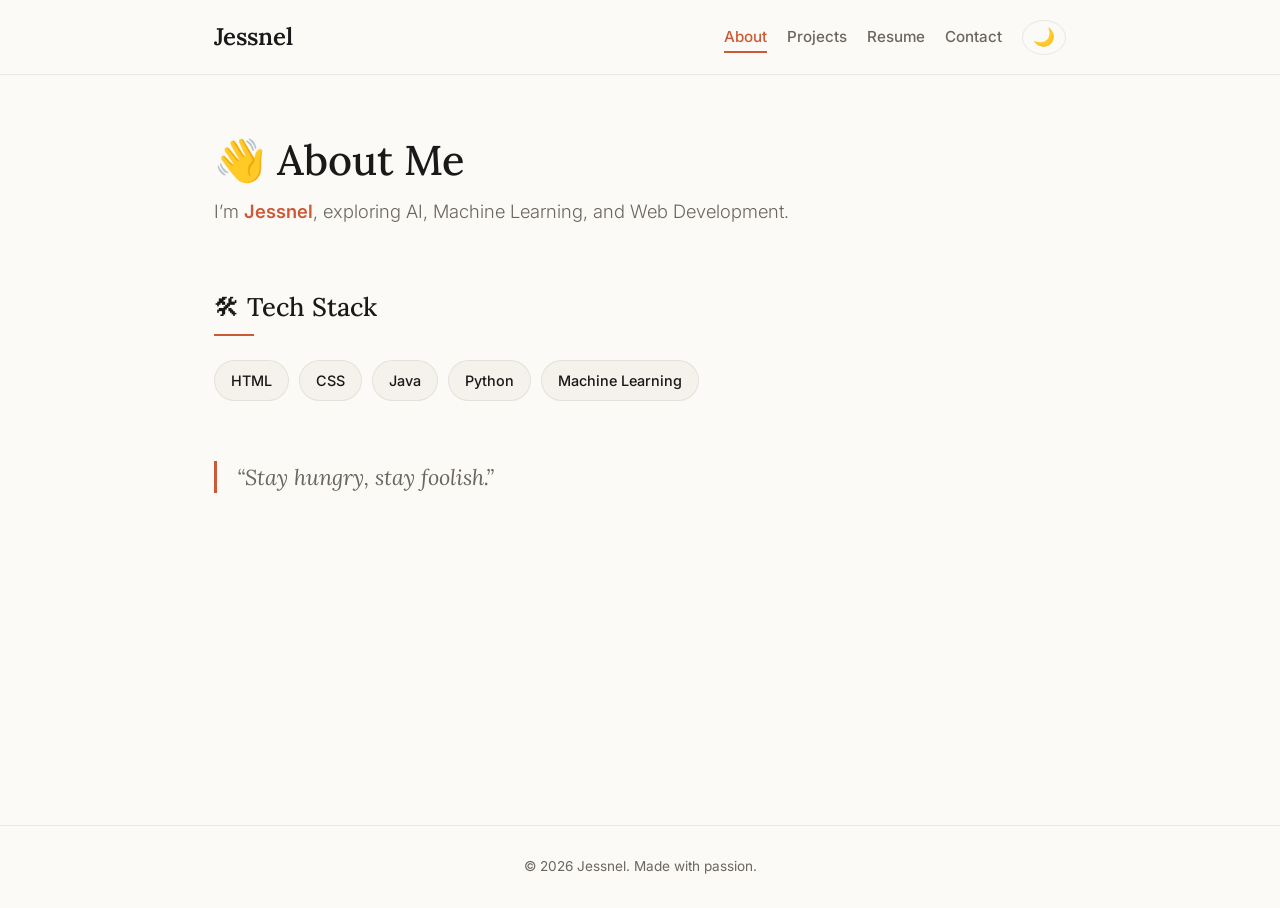
<file: index.html>
<!DOCTYPE html>
<html lang="en">

<head>
    <meta charset="UTF-8">
    <title>Jessnel | Portfolio</title>
    <meta name="viewport" content="width=device-width, initial-scale=1.0">
    <link rel="stylesheet" href="css/style.css">
</head>

<body>
    <header class="site-header">
        <div class="header-container">
            <a href="index.html" class="logo">Jessnel</a>
            <nav class="nav-menu">
                <a href="index.html" class="nav-link active">About</a>
                <a href="projects.html" class="nav-link">Projects</a>
                <a href="resume.html" class="nav-link">Resume</a>
                <a href="contact.html" class="nav-link">Contact</a>
                <button id="themeToggle" class="theme-toggle" aria-label="Toggle Theme">🌙</button>
            </nav>
        </div>
    </header>

    <main class="container fade-in">
        <section class="hero-section">
            <h1 class="page-title">👋 About Me</h1>
            <p class="lead-text">I’m <strong>Jessnel</strong>, exploring AI, Machine Learning, and Web Development.</p>
        </section>

        <section class="stack-section">
            <h2 class="section-title">🛠 Tech Stack</h2>
            <div class="skills">
                <span>HTML</span>
                <span>CSS</span>
                <span>Java</span>
                <span>Python</span>
                <span>Machine Learning</span>
            </div>
        </section>

        <section class="quote-section">
            <blockquote class="styled-quote">
                “Stay hungry, stay foolish.”
            </blockquote>
        </section>
    </main>

    <footer class="site-footer">
        <p>© 2026 Jessnel. Made with passion.</p>
    </footer>
    <script src="js/main.js"></script>
</body>

</html>
</file>
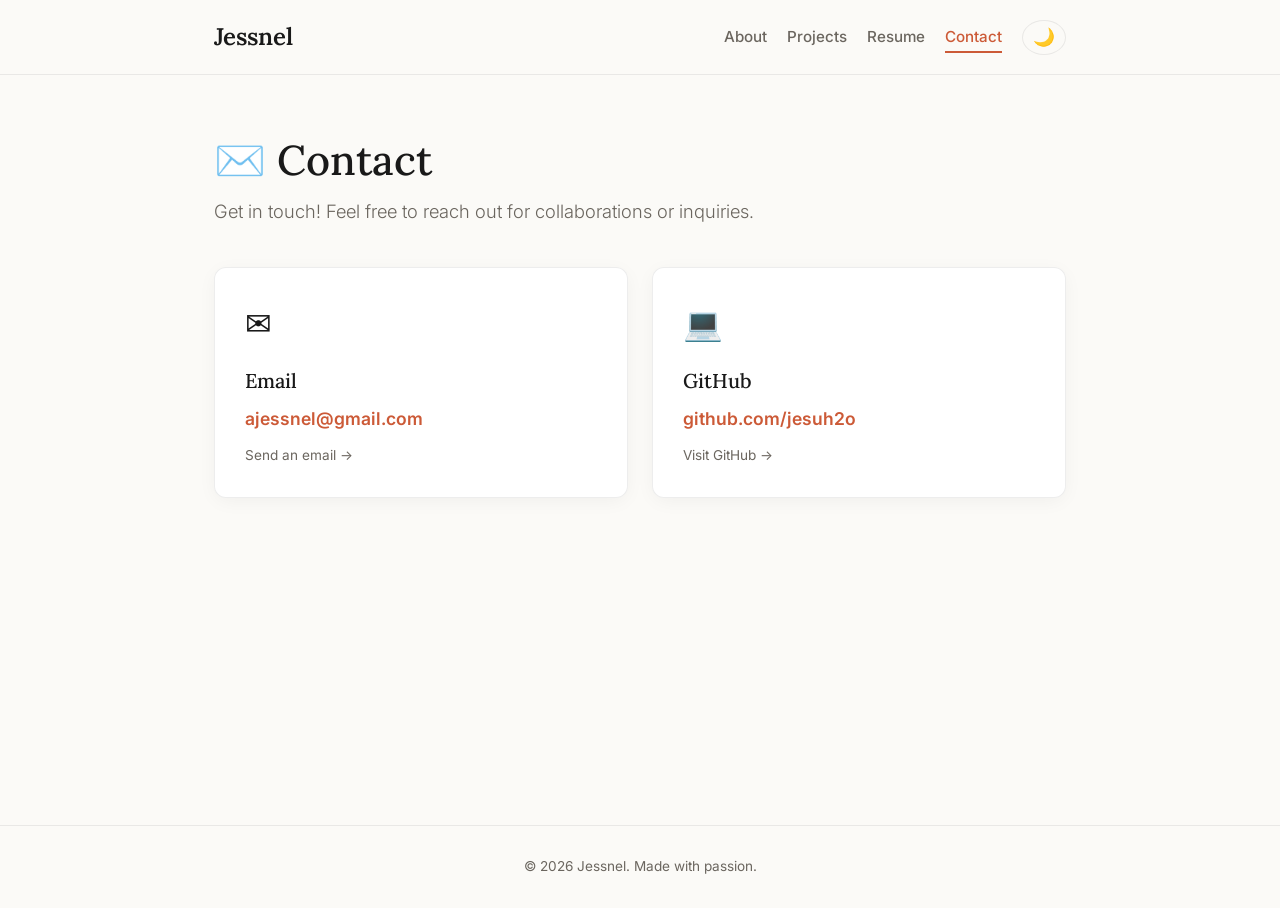
<file: contact.html>
<!DOCTYPE html>
<html lang="en">

<head>
    <meta charset="UTF-8">
    <title>Contact | Jessnel</title>
    <meta name="viewport" content="width=device-width, initial-scale=1.0">
    <link rel="stylesheet" href="css/style.css">
</head>

<body>
    <header class="site-header">
        <div class="header-container">
            <a href="index.html" class="logo">Jessnel</a>
            <nav class="nav-menu">
                <a href="index.html" class="nav-link">About</a>
                <a href="projects.html" class="nav-link">Projects</a>
                <a href="resume.html" class="nav-link">Resume</a>
                <a href="contact.html" class="nav-link active">Contact</a>
                <button id="themeToggle" class="theme-toggle" aria-label="Toggle Theme">🌙</button>
            </nav>
        </div>
    </header>

    <main class="container fade-in">
        <h1 class="page-title">✉️ Contact</h1>
        <p class="lead-text">Get in touch! Feel free to reach out for collaborations or inquiries.</p>

        <div class="contact-grid">
            <a href="mailto:ajessnel@gmail.com" class="card contact-card">
                <div class="card-icon">✉️</div>
                <h3 class="card-title">Email</h3>
                <p class="card-value">ajessnel@gmail.com</p>
                <span class="card-link-hint">Send an email &rarr;</span>
            </a>

            <a href="https://github.com/jesuh2o" target="_blank" rel="noopener noreferrer" class="card contact-card">
                <div class="card-icon">💻</div>
                <h3 class="card-title">GitHub</h3>
                <p class="card-value">github.com/jesuh2o</p>
                <span class="card-link-hint">Visit GitHub &rarr;</span>
            </a>
        </div>
    </main>

    <footer class="site-footer">
        <p>© 2026 Jessnel. Made with passion.</p>
    </footer>
    <script src="js/main.js"></script>
</body>

</html>
</file>
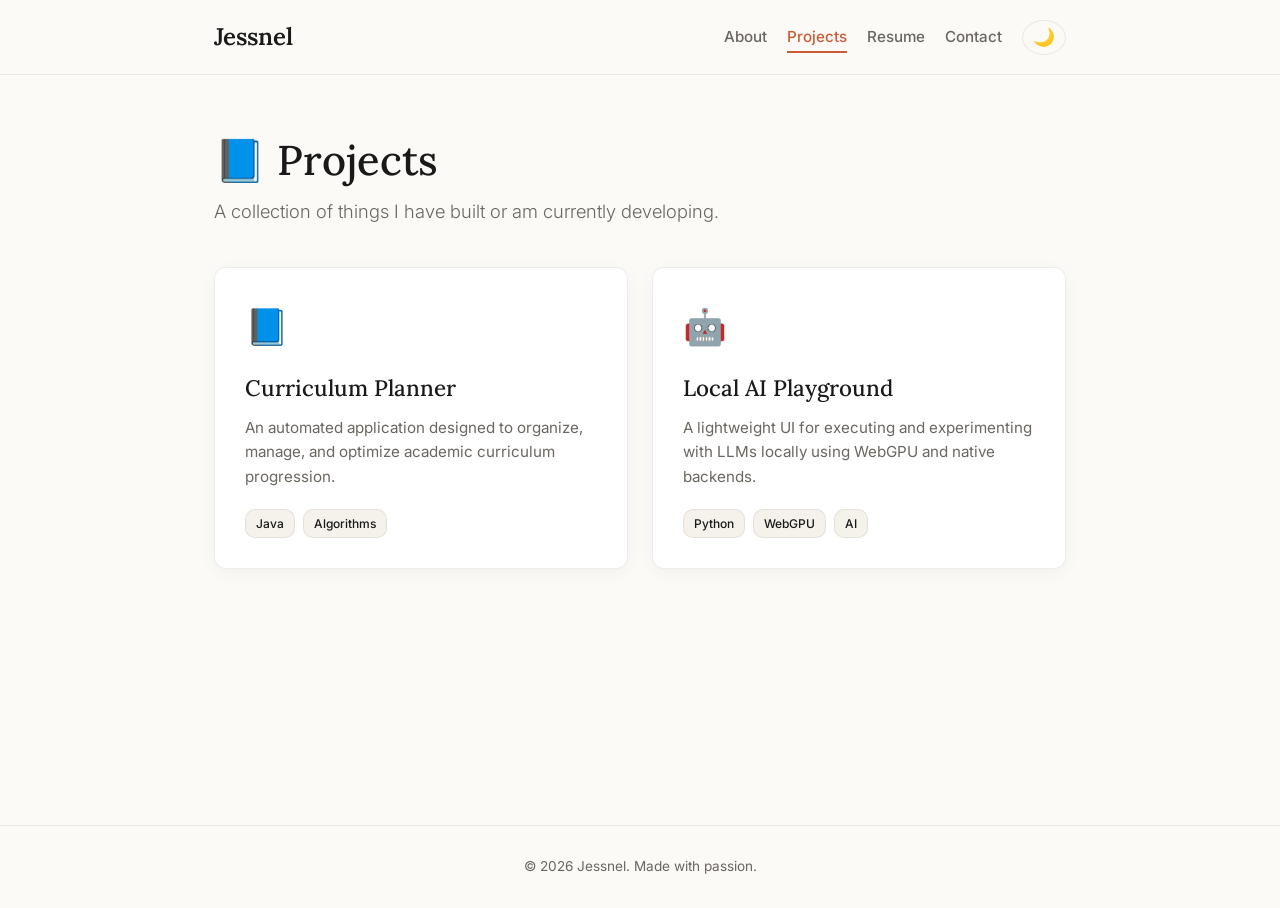
<file: projects.html>
<!DOCTYPE html>
<html lang="en">

<head>
    <meta charset="UTF-8">
    <title>Projects | Jessnel</title>
    <meta name="viewport" content="width=device-width, initial-scale=1.0">
    <link rel="stylesheet" href="css/style.css">
</head>

<body>
    <header class="site-header">
        <div class="header-container">
            <a href="index.html" class="logo">Jessnel</a>
            <nav class="nav-menu">
                <a href="index.html" class="nav-link">About</a>
                <a href="projects.html" class="nav-link active">Projects</a>
                <a href="resume.html" class="nav-link">Resume</a>
                <a href="contact.html" class="nav-link">Contact</a>
                <button id="themeToggle" class="theme-toggle" aria-label="Toggle Theme">🌙</button>
            </nav>
        </div>
    </header>

    <main class="container fade-in">
        <h1 class="page-title">📘 Projects</h1>
        <p class="lead-text">A collection of things I have built or am currently developing.</p>

        <div class="projects-grid">
            <div class="card project-card">
                <div class="card-icon">📘</div>
                <h3 class="card-title">Curriculum Planner</h3>
                <p class="card-description">An automated application designed to organize, manage, and optimize academic curriculum progression.</p>
                <div class="card-tags">
                    <span>Java</span>
                    <span>Algorithms</span>
                </div>
            </div>

            <div class="card project-card">
                <div class="card-icon">🤖</div>
                <h3 class="card-title">Local AI Playground</h3>
                <p class="card-description">A lightweight UI for executing and experimenting with LLMs locally using WebGPU and native backends.</p>
                <div class="card-tags">
                    <span>Python</span>
                    <span>WebGPU</span>
                    <span>AI</span>
                </div>
            </div>
        </div>
    </main>

    <footer class="site-footer">
        <p>© 2026 Jessnel. Made with passion.</p>
    </footer>
    <script src="js/main.js"></script>
</body>

</html>
</file>
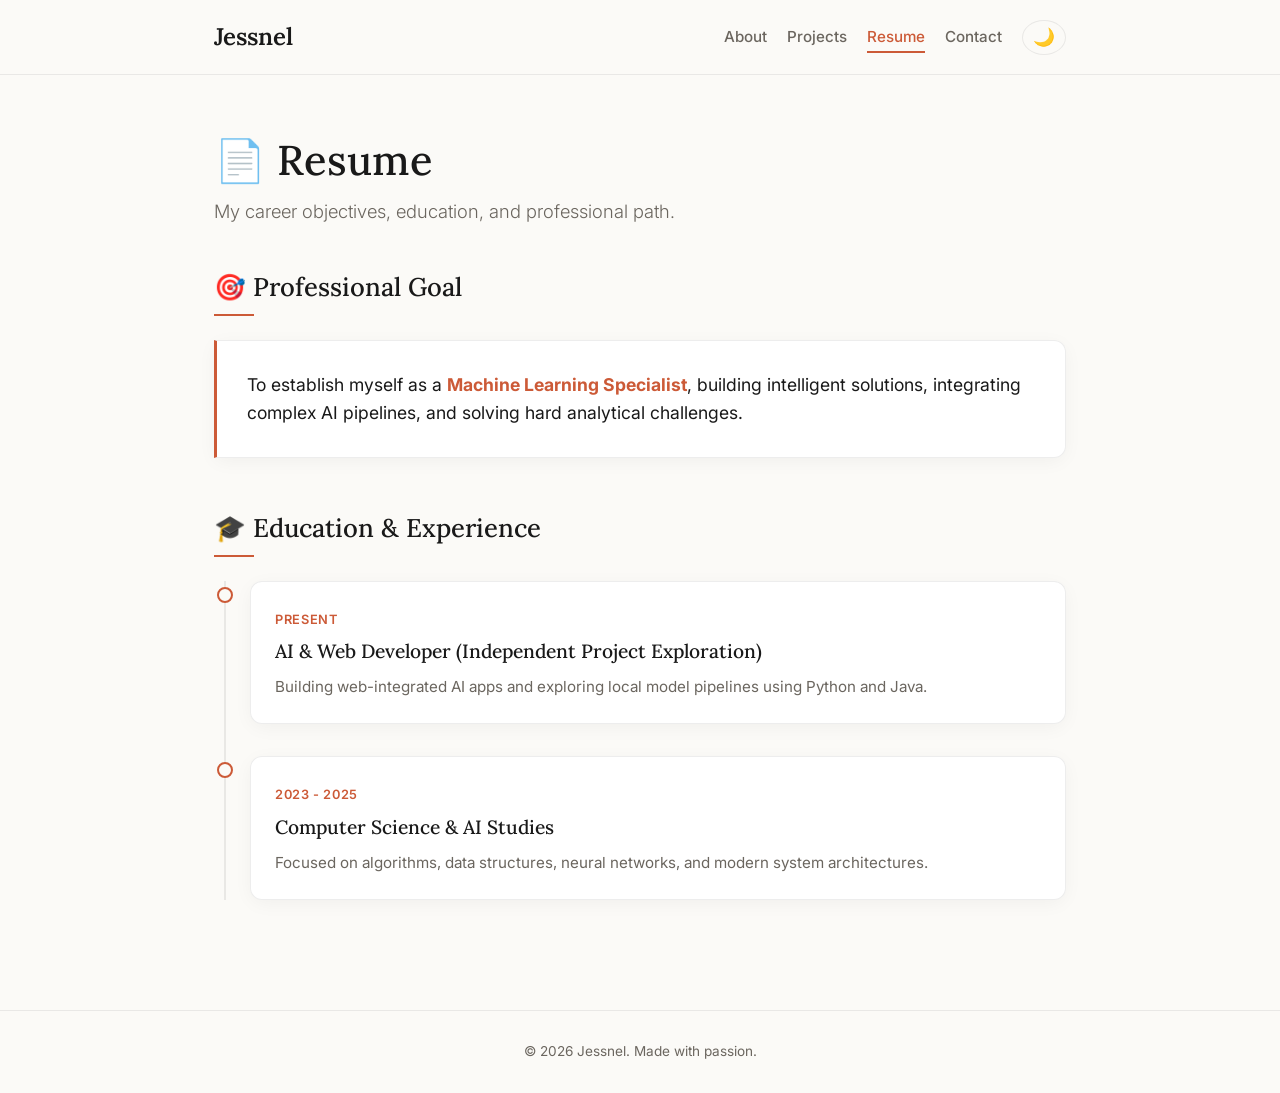
<file: resume.html>
<!DOCTYPE html>
<html lang="en">

<head>
    <meta charset="UTF-8">
    <title>Resume | Jessnel</title>
    <meta name="viewport" content="width=device-width, initial-scale=1.0">
    <link rel="stylesheet" href="css/style.css">
</head>

<body>
    <header class="site-header">
        <div class="header-container">
            <a href="index.html" class="logo">Jessnel</a>
            <nav class="nav-menu">
                <a href="index.html" class="nav-link">About</a>
                <a href="projects.html" class="nav-link">Projects</a>
                <a href="resume.html" class="nav-link active">Resume</a>
                <a href="contact.html" class="nav-link">Contact</a>
                <button id="themeToggle" class="theme-toggle" aria-label="Toggle Theme">🌙</button>
            </nav>
        </div>
    </header>

    <main class="container fade-in">
        <h1 class="page-title">📄 Resume</h1>
        <p class="lead-text">My career objectives, education, and professional path.</p>

        <section class="resume-section">
            <h2 class="section-title">🎯 Professional Goal</h2>
            <div class="card focus-card">
                <p>To establish myself as a <strong>Machine Learning Specialist</strong>, building intelligent solutions, integrating complex AI pipelines, and solving hard analytical challenges.</p>
            </div>
        </section>

        <section class="resume-section">
            <h2 class="section-title">🎓 Education & Experience</h2>
            <div class="timeline">
                <div class="timeline-item">
                    <div class="timeline-marker"></div>
                    <div class="timeline-content">
                        <span class="timeline-date">Present</span>
                        <h3 class="timeline-title">AI & Web Developer (Independent Project Exploration)</h3>
                        <p class="timeline-text">Building web-integrated AI apps and exploring local model pipelines using Python and Java.</p>
                    </div>
                </div>

                <div class="timeline-item">
                    <div class="timeline-marker"></div>
                    <div class="timeline-content">
                        <span class="timeline-date">2023 - 2025</span>
                        <h3 class="timeline-title">Computer Science & AI Studies</h3>
                        <p class="timeline-text">Focused on algorithms, data structures, neural networks, and modern system architectures.</p>
                    </div>
                </div>
            </div>
        </section>
    </main>

    <footer class="site-footer">
        <p>© 2026 Jessnel. Made with passion.</p>
    </footer>
    <script src="js/main.js"></script>
</body>

</html>
</file>
<file: css/style.css>
@import url('https://fonts.googleapis.com/css2?family=Inter:wght@300;400;500;600;700&family=Lora:ital,wght@0,400;0,500;0,600;1,400&display=swap');

:root {
    /* Warm Anthropic-inspired Light Palette */
    --bg: #fbfaf7;
    --bg-accent: #f5f2eb;
    --card: #ffffff;
    --text: #191919;
    --text-muted: #6b665f;
    --accent: #cc5a37; /* Terracotta */
    --accent-hover: #b84e2e;
    --border: rgba(25, 25, 25, 0.08);
    --border-hover: rgba(25, 25, 25, 0.16);
    --shadow: 0 4px 20px -2px rgba(25, 25, 25, 0.05);
    --shadow-hover: 0 10px 30px -4px rgba(25, 25, 25, 0.08);
    --font-heading: 'Lora', Georgia, serif;
    --font-body: 'Inter', system-ui, -apple-system, BlinkMacSystemFont, "Segoe UI", Roboto, sans-serif;
    --transition: all 0.3s cubic-bezier(0.4, 0, 0.2, 1);
}

:root.dark {
    /* Rich Dark Charcoal Palette */
    --bg: #141414;
    --bg-accent: #1e1e1e;
    --card: #1b1b1b;
    --text: #eaeae0;
    --text-muted: #a3a39e;
    --accent: #f08562; /* Soft Coral */
    --accent-hover: #fca587;
    --border: rgba(234, 234, 224, 0.08);
    --border-hover: rgba(234, 234, 224, 0.16);
    --shadow: 0 4px 20px -2px rgba(0, 0, 0, 0.4);
    --shadow-hover: 0 10px 30px -4px rgba(0, 0, 0, 0.6);
}

* {
    box-sizing: border-box;
    margin: 0;
    padding: 0;
}

body {
    background-color: var(--bg);
    color: var(--text);
    font-family: var(--font-body);
    line-height: 1.6;
    transition: var(--transition);
    overflow-x: hidden;
}

/* Site Header & Navigation */
.site-header {
    background-color: var(--bg);
    border-bottom: 1px solid var(--border);
    position: sticky;
    top: 0;
    z-index: 100;
    transition: var(--transition);
}

.header-container {
    max-width: 900px;
    margin: 0 auto;
    padding: 18px 24px;
    display: flex;
    justify-content: space-between;
    align-items: center;
}

.logo {
    font-family: var(--font-heading);
    font-size: 1.5rem;
    font-weight: 600;
    color: var(--text);
    text-decoration: none;
    transition: var(--transition);
}

.logo:hover {
    color: var(--accent);
}

.nav-menu {
    display: flex;
    align-items: center;
    gap: 20px;
}

.nav-link {
    color: var(--text-muted);
    font-size: 0.95rem;
    font-weight: 500;
    text-decoration: none;
    transition: var(--transition);
    position: relative;
    padding: 4px 0;
}

.nav-link:hover {
    color: var(--text);
}

.nav-link::after {
    content: '';
    position: absolute;
    bottom: 0;
    left: 0;
    width: 0;
    height: 2px;
    background-color: var(--accent);
    transition: var(--transition);
}

.nav-link:hover::after,
.nav-link.active::after {
    width: 100%;
}

.nav-link.active {
    color: var(--accent);
}

/* Theme Toggle Button */
.theme-toggle {
    background: transparent;
    border: 1px solid var(--border);
    cursor: pointer;
    font-size: 1.1rem;
    padding: 6px 10px;
    border-radius: 50%;
    transition: var(--transition);
    display: flex;
    align-items: center;
    justify-content: center;
}

.theme-toggle:hover {
    border-color: var(--accent);
    background-color: var(--bg-accent);
    transform: scale(1.08);
}

/* Containers & Typography */
.container {
    max-width: 900px;
    margin: 0 auto;
    padding: 60px 24px;
    min-height: calc(100vh - 150px);
}

.page-title {
    font-family: var(--font-heading);
    font-size: 2.6rem;
    font-weight: 500;
    margin-bottom: 12px;
    line-height: 1.2;
}

.lead-text {
    font-size: 1.15rem;
    color: var(--text-muted);
    margin-bottom: 40px;
    max-width: 700px;
    font-weight: 300;
}

.section-title {
    font-family: var(--font-heading);
    font-size: 1.6rem;
    font-weight: 500;
    margin-bottom: 24px;
    position: relative;
    padding-bottom: 8px;
}

.section-title::after {
    content: '';
    position: absolute;
    bottom: 0;
    left: 0;
    width: 40px;
    height: 2px;
    background-color: var(--accent);
}

/* Hero Section */
.hero-section {
    margin-bottom: 60px;
}

.hero-section p strong {
    color: var(--accent);
    font-weight: 600;
}

/* Tech Stack Skills */
.stack-section {
    margin-bottom: 60px;
}

.skills {
    display: flex;
    flex-wrap: wrap;
    gap: 10px;
}

.skills span {
    background-color: var(--bg-accent);
    border: 1px solid var(--border);
    color: var(--text);
    padding: 8px 16px;
    border-radius: 30px;
    font-size: 0.9rem;
    font-weight: 500;
    transition: var(--transition);
}

.skills span:hover {
    border-color: var(--accent);
    background-color: var(--card);
    transform: translateY(-2px);
    box-shadow: var(--shadow);
}

/* Styled Blockquote */
.quote-section {
    margin-top: 40px;
    border-left: 3px solid var(--accent);
    padding-left: 20px;
}

.styled-quote {
    font-family: var(--font-heading);
    font-size: 1.35rem;
    font-style: italic;
    color: var(--text-muted);
    line-height: 1.5;
}

/* Cards & Grids */
.projects-grid,
.contact-grid {
    display: grid;
    grid-template-columns: repeat(auto-fit, minmax(320px, 1fr));
    gap: 24px;
    margin-top: 30px;
}

.card {
    background-color: var(--card);
    border: 1px solid var(--border);
    border-radius: 12px;
    padding: 30px;
    box-shadow: var(--shadow);
    transition: var(--transition);
    text-decoration: none;
    color: var(--text);
    display: flex;
    flex-direction: column;
}

.card:hover {
    transform: translateY(-4px);
    border-color: var(--accent);
    box-shadow: var(--shadow-hover);
}

/* Project Cards */
.project-card .card-icon {
    font-size: 2.2rem;
    margin-bottom: 16px;
}

.project-card .card-title {
    font-family: var(--font-heading);
    font-size: 1.4rem;
    font-weight: 500;
    margin-bottom: 10px;
}

.project-card .card-description {
    color: var(--text-muted);
    font-size: 0.95rem;
    margin-bottom: 20px;
    flex-grow: 1;
}

.project-card .card-tags {
    display: flex;
    flex-wrap: wrap;
    gap: 8px;
}

.project-card .card-tags span {
    font-size: 0.75rem;
    background-color: var(--bg-accent);
    border: 1px solid var(--border);
    padding: 4px 10px;
    border-radius: 10px;
    font-weight: 500;
}

/* Contact Cards */
.contact-card .card-icon {
    font-size: 2rem;
    margin-bottom: 16px;
}

.contact-card .card-title {
    font-family: var(--font-heading);
    font-size: 1.25rem;
    font-weight: 500;
    margin-bottom: 8px;
}

.contact-card .card-value {
    font-size: 1.1rem;
    font-weight: 600;
    color: var(--accent);
    margin-bottom: 12px;
    word-break: break-all;
}

.contact-card .card-link-hint {
    font-size: 0.85rem;
    color: var(--text-muted);
    transition: var(--transition);
    margin-top: auto;
}

.contact-card:hover .card-link-hint {
    color: var(--accent);
    padding-left: 4px;
}

/* Resume Focus Card */
.focus-card {
    border-left: 3px solid var(--accent);
    border-radius: 0 12px 12px 0;
    font-size: 1.1rem;
    line-height: 1.6;
}

.focus-card strong {
    color: var(--accent);
}

/* Resume Timeline */
.resume-section {
    margin-bottom: 50px;
}

.timeline {
    position: relative;
    border-left: 2px solid var(--border);
    margin-left: 10px;
    padding-left: 24px;
    display: flex;
    flex-direction: column;
    gap: 32px;
}

.timeline-item {
    position: relative;
}

.timeline-marker {
    position: absolute;
    left: -33px;
    top: 6px;
    width: 16px;
    height: 16px;
    border-radius: 50%;
    background-color: var(--bg);
    border: 2px solid var(--accent);
    transition: var(--transition);
}

.timeline-item:hover .timeline-marker {
    background-color: var(--accent);
    transform: scale(1.2);
}

.timeline-content {
    background-color: var(--card);
    border: 1px solid var(--border);
    border-radius: 12px;
    padding: 24px;
    box-shadow: var(--shadow);
    transition: var(--transition);
}

.timeline-content:hover {
    border-color: var(--accent);
    box-shadow: var(--shadow-hover);
}

.timeline-date {
    display: inline-block;
    font-size: 0.8rem;
    font-weight: 600;
    text-transform: uppercase;
    color: var(--accent);
    margin-bottom: 6px;
    letter-spacing: 0.05em;
}

.timeline-title {
    font-family: var(--font-heading);
    font-size: 1.2rem;
    font-weight: 500;
    margin-bottom: 8px;
}

.timeline-text {
    font-size: 0.95rem;
    color: var(--text-muted);
}

/* Site Footer */
.site-footer {
    border-top: 1px solid var(--border);
    padding: 30px 24px;
    text-align: center;
    background-color: var(--bg);
    color: var(--text-muted);
    font-size: 0.85rem;
    transition: var(--transition);
}

/* Page Fade-In Animation */
.fade-in {
    animation: fadeIn 0.8s cubic-bezier(0.16, 1, 0.3, 1) forwards;
}

@keyframes fadeIn {
    from {
        opacity: 0;
        transform: translateY(20px);
    }
    to {
        opacity: 1;
        transform: translateY(0);
    }
}

/* Responsive Breakpoints */
@media (max-width: 600px) {
    .header-container {
        flex-direction: column;
        gap: 15px;
        padding: 15px 20px;
    }
    
    .nav-menu {
        width: 100%;
        justify-content: center;
        gap: 15px;
    }

    .container {
        padding: 40px 20px;
    }

    .page-title {
        font-size: 2.1rem;
    }

    .projects-grid,
    .contact-grid {
        grid-template-columns: 1fr;
    }

    .timeline {
        padding-left: 20px;
    }
    
    .timeline-marker {
        left: -29px;
    }
}
</file>
